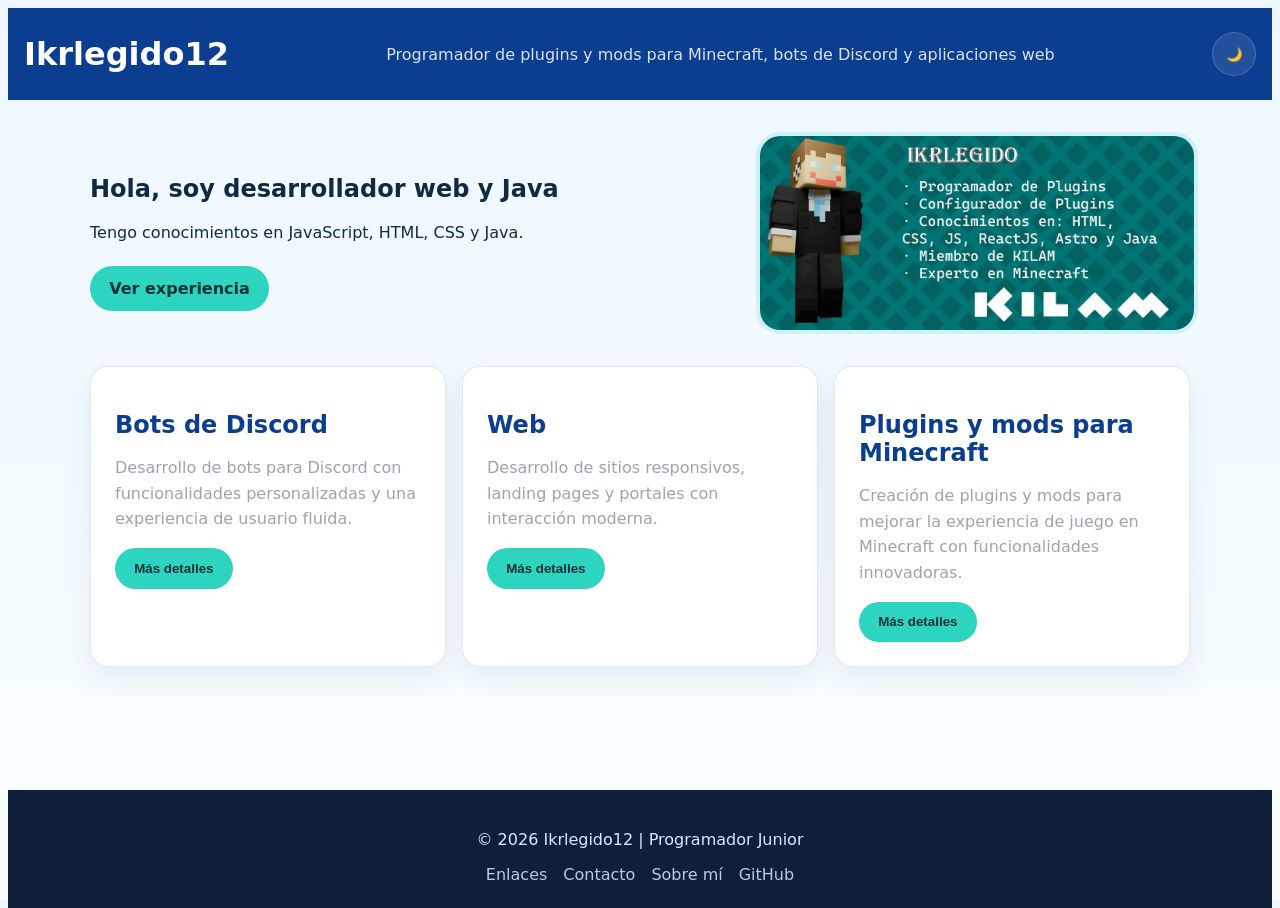
<file: index.html>
<!DOCTYPE html>
<html lang="es">
<head>
    <meta charset="UTF-8" />
    <meta name="viewport" content="width=device-width, initial-scale=1.0" />
    <title>Portfolio</title>
    <link rel="stylesheet" href="index.css">
</head>
<body>
    <header>
        <div class="header-top">
            <h1>Ikrlegido12</h1>
            <p>Programador de plugins y mods para Minecraft, bots de Discord y aplicaciones web</p>
            <button class="theme-toggle" aria-label="Cambiar tema">🌙</button>
        </div>
    </header>

    <main class="hero">
        <section class="intro">
            <div>
                <h2>Hola, soy desarrollador web y Java</h2>
                <p>Tengo conocimientos en JavaScript, HTML, CSS y Java.</p>
                <div class="hero-actions">
                    
                    <a class="btn" href="pages/experiencia.html">Ver experiencia</a>
                </div>
            </div>
            <img src="/public/portfolio.webp" alt="Diseño creativo" />
        </section>

        <section class="cards">
            <article class="card">
                <h2>Bots de Discord</h2>
                <p>Desarrollo de bots para Discord con funcionalidades personalizadas y una experiencia de usuario fluida.</p>
                <button class="btn" data-modal-target="modal-branding">Más detalles</button>
            </article>
            <article class="card">
                <h2>Web</h2>
                <p>Desarrollo de sitios responsivos, landing pages y portales con interacción moderna.</p>
                <button class="btn" data-modal-target="modal-web">Más detalles</button>
            </article>
            <article class="card">
                <h2>Plugins y mods para Minecraft</h2>
                <p>Creación de plugins y mods para mejorar la experiencia de juego en Minecraft con funcionalidades innovadoras.</p>
                <button class="btn" data-modal-target="modal-ux">Más detalles</button>
            </article>
        </section>
    </main>

    <div class="modal-overlay" id="modal-branding">
        <div class="modal">
            <button class="close-btn" aria-label="Cerrar">×</button>
            <h3>Bots de Discord</h3>
            <p>He creado bots para Discord con funcionalidades personalizadas y una experiencia de usuario fluida. Uno de ellos es un bot de utlidades que ha ayudado a mantener un entorno interactivo una comunidad de 1,000 miembros.</p>
        </div>
    </div>

    <div class="modal-overlay" id="modal-web">
        <div class="modal">
            <button class="close-btn" aria-label="Cerrar">×</button>
            <h3>Web</h3>
            <p>Desarrollo front-end con HTML, CSS y JavaScript. Sitios optimizados para velocidad y accesibilidad.</p>
        </div>
    </div>

    <div class="modal-overlay" id="modal-ux">
        <div class="modal">
            <button class="close-btn" aria-label="Cerrar">×</button>
            <h3>Plugins y mods para Minecraft</h3>
            <p>Creación de plugins y mods para mejorar la experiencia de juego en Minecraft con funcionalidades innovadoras.</p>
        </div>
    </div>

    <script defer src="index.js"></script>
</body>
</html>
</file>
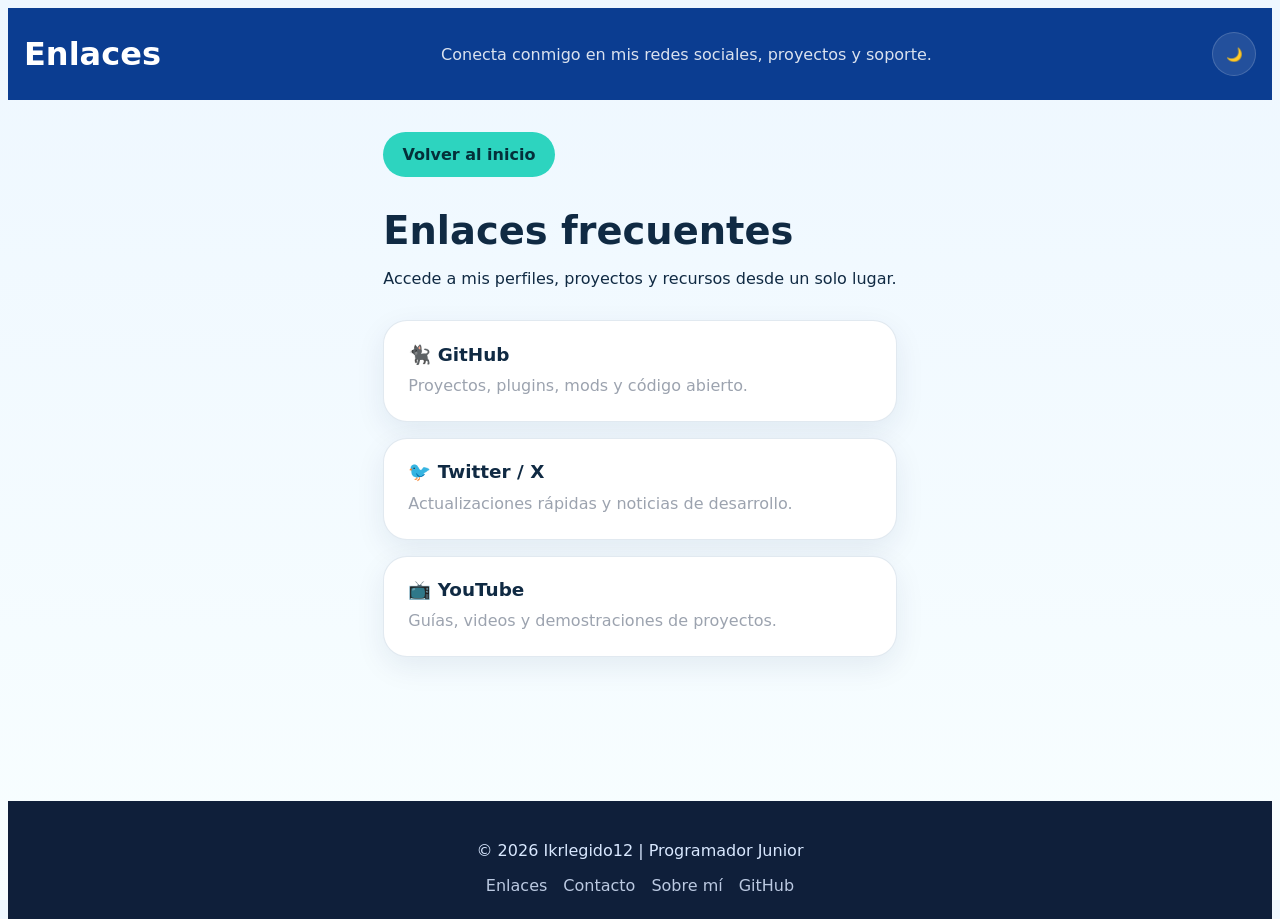
<file: pages/enlaces.html>
<!DOCTYPE html>
<html lang="es">
<head>
    <meta charset="UTF-8" />
    <meta name="viewport" content="width=device-width, initial-scale=1.0" />
    <title>Enlaces</title>
    <link rel="stylesheet" href="../index.css">
</head>
<body>
    <header>
        <div class="header-top">
            <h1>Enlaces</h1>
            <p>Conecta conmigo en mis redes sociales, proyectos y soporte.</p>
            <button class="theme-toggle" aria-label="Cambiar tema">🌙</button>
        </div>
    </header>

    <main class="hero list-page">
        <div class="cta-group">
            <a class="btn" href="../index.html">Volver al inicio</a>
        </div>
        <section class="list-intro">
            <h2>Enlaces frecuentes</h2>
            <p>Accede a mis perfiles, proyectos y recursos desde un solo lugar.</p>
        </section>

        <div class="linktree-grid">
            <a class="link-card" href="https://github.com/ikrlegido12" target="_blank" rel="noopener noreferrer">
                <strong>🐈‍⬛ GitHub</strong>
                <span>Proyectos, plugins, mods y código abierto.</span>
            </a>
            <a class="link-card" href="https://twitter.com/ikrlegidoYT" target="_blank" rel="noopener noreferrer">
                <strong>🐦 Twitter / X</strong>
                <span>Actualizaciones rápidas y noticias de desarrollo.</span>
            </a> <!--
            <a class="link-card" href="https://discord.gg/tu_invitacion" target="_blank" rel="noopener noreferrer">
                <strong>🎮 Discord</strong>
                <span>Únete a mi servidor o canal de soporte.</span>
            </a> -->
            <a class="link-card" href="https://www.youtube.com/c/profesorIker" target="_blank" rel="noopener noreferrer">
                <strong>📺 YouTube</strong>
                <span>Guías, videos y demostraciones de proyectos.</span>
            </a> <!--
            <a class="link-card" href="https://linkedin.com/in/tu_usuario" target="_blank" rel="noopener noreferrer">
                <strong>LinkedIn</strong>
                <span>Conecta profesionalmente y consulta mi experiencia.</span>
            </a>
            <a class="link-card" href="../index.html">
                <strong>Portfolio</strong>
                <span>Regresa al sitio principal para ver más detalles.</span>
            </a> -->
        </div>

    </main>

    <script defer src="../index.js"></script>
</body>
</html>
</file>
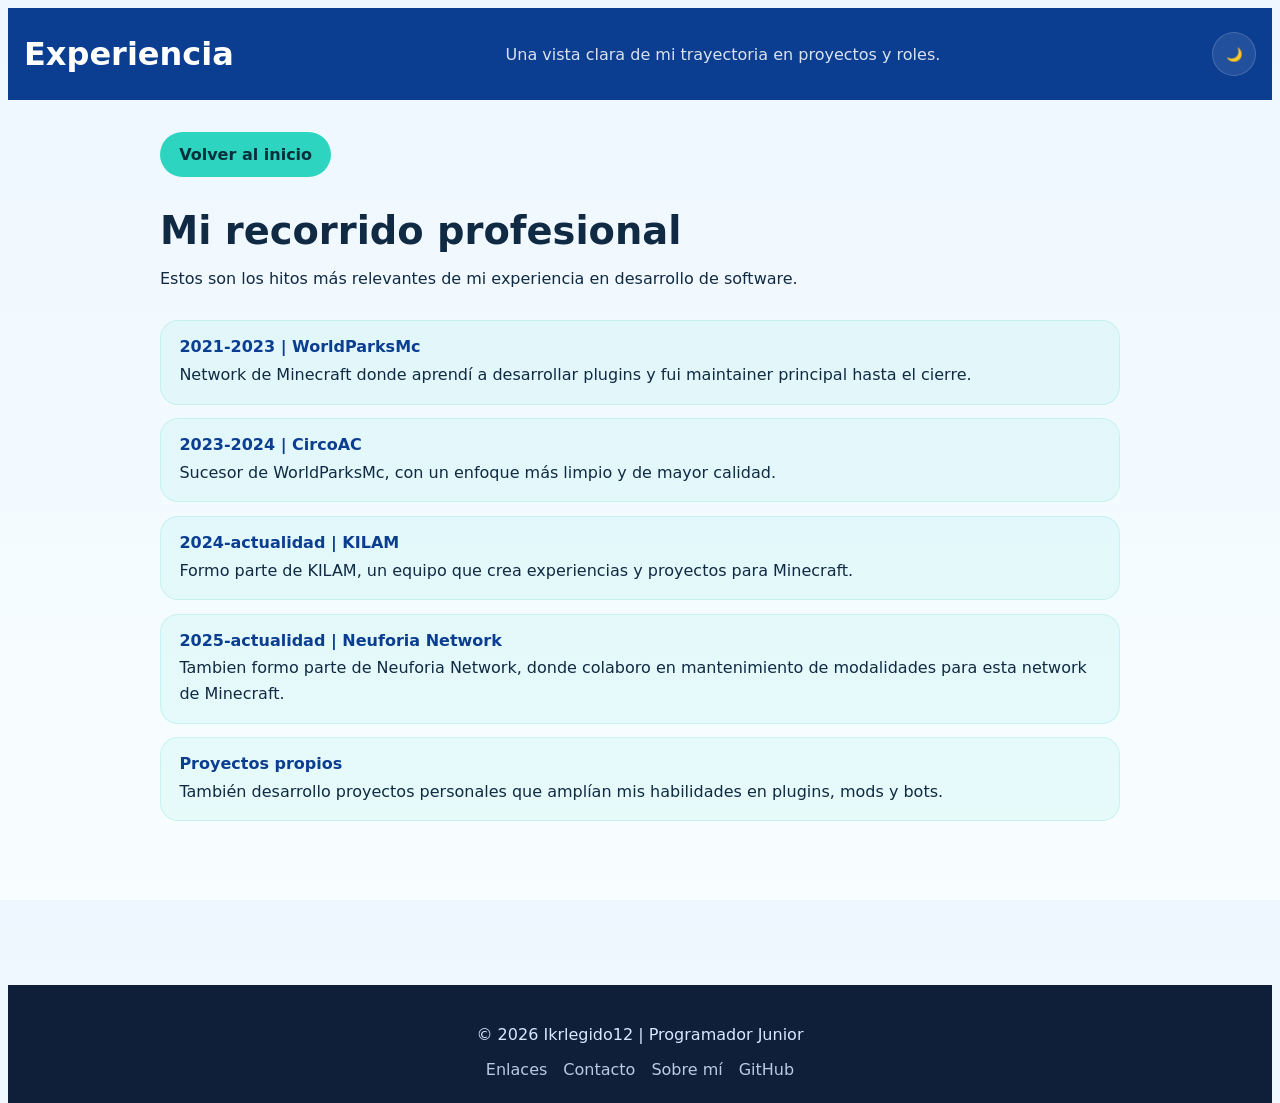
<file: pages/experiencia.html>
<!DOCTYPE html>
<html lang="es">
<head>
    <meta charset="UTF-8" />
    <meta name="viewport" content="width=device-width, initial-scale=1.0" />
    <title>Experiencia</title>
    <link rel="stylesheet" href="../index.css">
</head>
<body>
    <header>
        <div class="header-top">
            <h1>Experiencia</h1>
            <p>Una vista clara de mi trayectoria en proyectos y roles.</p>
            <button class="theme-toggle" aria-label="Cambiar tema">🌙</button>
        </div>
    </header>
    
    <main class="hero list-page">
        <div class="cta-group">
            <a class="btn" href="../index.html">Volver al inicio</a>
        </div>
        <section class="list-intro">
            <h2>Mi recorrido profesional</h2>
            <p>Estos son los hitos más relevantes de mi experiencia en desarrollo de software.</p>
        </section>

        <ul class="experience-list">
            <li>
                <strong>2021-2023 | WorldParksMc</strong>
                <span>Network de Minecraft donde aprendí a desarrollar plugins y fui maintainer principal hasta el cierre.</span>
            </li>
            <li>
                <strong>2023-2024 | CircoAC</strong>
                <span>Sucesor de WorldParksMc, con un enfoque más limpio y de mayor calidad.</span>
            </li>
            <li>
                <strong>2024-actualidad | KILAM</strong>
                <span>Formo parte de KILAM, un equipo que crea experiencias y proyectos para Minecraft.</span>
            </li>
            <li>
                <strong>2025-actualidad | Neuforia Network</strong>
                <span>Tambien formo parte de Neuforia Network, donde colaboro en mantenimiento de modalidades para esta network de Minecraft.</span>
            </li>
            <li>
                <strong>Proyectos propios</strong>
                <span>También desarrollo proyectos personales que amplían mis habilidades en plugins, mods y bots.</span>
            </li>
        </ul>
    </main>

    <script defer src="../index.js"></script>
</body>
</html>
</file>
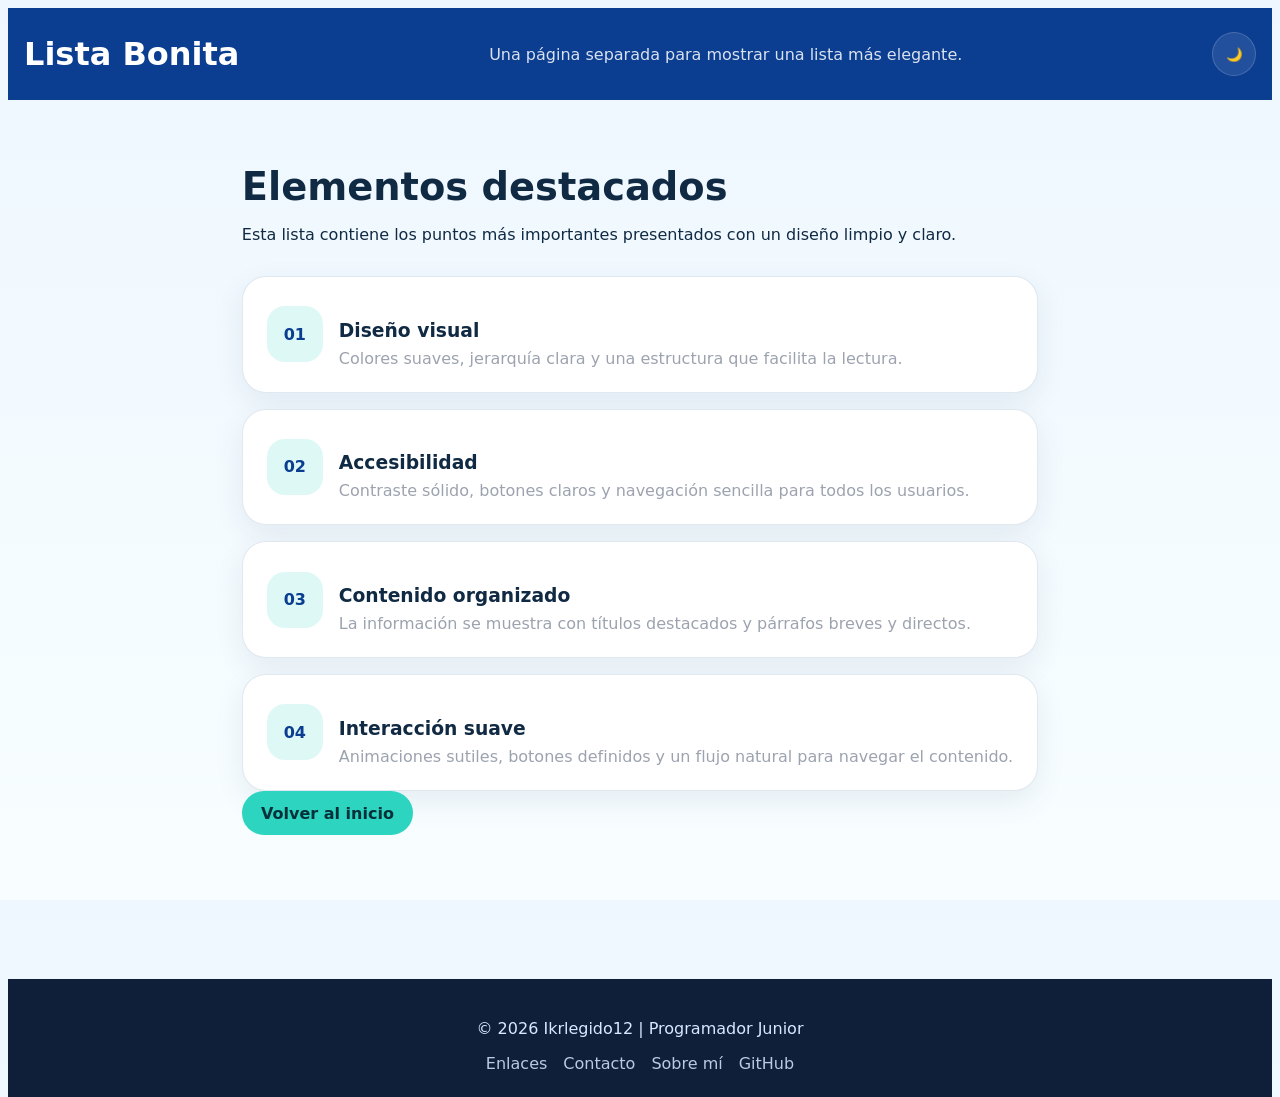
<file: pages/lista.html>
<!DOCTYPE html>
<html lang="es">
<head>
    <meta charset="UTF-8" />
    <meta name="viewport" content="width=device-width, initial-scale=1.0" />
    <title>Lista Bonita</title>
    <link rel="stylesheet" href="../index.css">
</head>
<body>
    <header>
        <div class="header-top">
            <h1>Lista Bonita</h1>
            <p>Una página separada para mostrar una lista más elegante.</p>
            <button class="theme-toggle" aria-label="Cambiar tema">🌙</button>
        </div>
    </header>

    <main class="hero list-page">
        <section class="list-intro">
            <h2>Elementos destacados</h2>
            <p>Esta lista contiene los puntos más importantes presentados con un diseño limpio y claro.</p>
        </section>

        <section class="list-grid">
            <article class="list-item">
                <span>01</span>
                <div>
                    <h3>Diseño visual</h3>
                    <p>Colores suaves, jerarquía clara y una estructura que facilita la lectura.</p>
                </div>
            </article>
            <article class="list-item">
                <span>02</span>
                <div>
                    <h3>Accesibilidad</h3>
                    <p>Contraste sólido, botones claros y navegación sencilla para todos los usuarios.</p>
                </div>
            </article>
            <article class="list-item">
                <span>03</span>
                <div>
                    <h3>Contenido organizado</h3>
                    <p>La información se muestra con títulos destacados y párrafos breves y directos.</p>
                </div>
            </article>
            <article class="list-item">
                <span>04</span>
                <div>
                    <h3>Interacción suave</h3>
                    <p>Animaciones sutiles, botones definidos y un flujo natural para navegar el contenido.</p>
                </div>
            </article>
        </section>

        <div class="cta-group">
            <a class="btn" href="../index.html">Volver al inicio</a>
        </div>
    </main>

    <script defer src="../index.js"></script>
</body>
</html>
</file>
<file: index.css>
:root {
    --azul: #0b3d91;
    --cyan: #2dd4bf;
    --fondo: #f4fbff;
    --texto: #102a43;
    --gris: #9ca3af;
    --page-bg: linear-gradient(180deg, #eef7ff 0%, #f8feff 100%);
    --surface-bg: white;
    --surface-border: rgba(13, 74, 134, 0.12);
    --surface-shadow: 0 10px 30px rgba(15, 43, 83, 0.08);
    --modal-text: #102a43;
    --footer-bg: #0f1f3a;
    --footer-text: #d9e8ff;
}

html, body {
    min-height: 100%;
    height: 100%;
}

body {
    display: flex;
    flex-direction: column;
    font-family: Inter, system-ui, sans-serif;
    background: var(--page-bg);
    color: var(--texto);
    min-height: 100vh;
}

main {
    flex: 1;
}

body.dark-mode {
    --azul: #205cf3;
    --cyan: #7dd3fc;
    --fondo: #0b1220;
    --texto: #e2e8f0;
    --gris: #94a3b8;    --modal-text: #e2e8f0;    --page-bg: linear-gradient(180deg, #020617 0%, #06172d 100%);
    --surface-bg: #0f172a;
    --surface-border: rgba(148, 163, 184, 0.16);
    --surface-shadow: 0 10px 30px rgba(0, 0, 0, 0.35);
    --footer-bg: #020617;
    --footer-text: #cbd5e1;
}

header {
    background: var(--azul);
    color: white;
    padding: 1.5rem 1rem;
    text-align: center;
}

header h1 {
    margin-bottom: 0.5rem;
    font-size: 2rem;
}

header p {
    color: rgba(255,255,255,0.85);
}

.header-top {
    display: grid;
    grid-template-columns: auto minmax(0, 1fr) auto;
    grid-template-areas: "title text button";
    align-items: center;
    gap: 1rem;
}

.header-top h1 {
    grid-area: title;
    min-width: 0;
    margin: 0;
}

.header-top p {
    grid-area: text;
    margin: 0;
    overflow-wrap: anywhere;
}

.theme-toggle {
    grid-area: button;
}

@media (max-width: 760px) {
    .header-top {
        grid-template-columns: auto auto;
        grid-template-rows: auto auto;
        grid-template-areas:
            "title button"
            "text text";
        align-items: start;
    }

    .theme-toggle {
        justify-self: end;
    }
}

.theme-toggle {
    background: rgba(255, 255, 255, 0.1);
    border: 1px solid rgba(255, 255, 255, 0.16);
    color: inherit;
    width: 44px;
    height: 44px;
    border-radius: 50%;
    display: grid;
    place-items: center;
    cursor: pointer;
    transition: transform 0.2s ease, background 0.2s ease;
}

.theme-toggle:hover {
    transform: translateY(-1px);
    background: rgba(255, 255, 255, 0.16);
}

.hero {
    max-width: 1100px;
    margin: 2rem auto;
    padding: 0 1rem;
}

.cards {
    display: grid;
    gap: 1rem;
    grid-template-columns: repeat(auto-fit, minmax(250px, 1fr));
    margin: 2rem 0;
}

.card {
    background: var(--surface-bg);
    border: 1px solid var(--surface-border);
    border-radius: 18px;
    padding: 1.5rem;
    box-shadow: var(--surface-shadow);
}

.card h2 {
    color: var(--azul);
    margin-bottom: 0.8rem;
}

.card p {
    color: var(--gris);
    line-height: 1.6;
    margin-bottom: 1rem;
}

.btn {
    display: inline-flex;
    align-items: center;
    gap: 0.5rem;
    background: var(--cyan);
    color: #04303a;
    border: none;
    border-radius: 999px;
    padding: 0.8rem 1.2rem;
    cursor: pointer;
    text-decoration: none;
    font-weight: 600;
    transition: transform 0.2s ease, box-shadow 0.2s ease;
}

.btn:hover {
    transform: translateY(-2px);
    box-shadow: 0 10px 20px rgba(45, 212, 191, 0.25);
}

.hero-actions {
    display: flex;
    flex-wrap: wrap;
    gap: 1rem;
    margin-top: 1.5rem;
}

.list-page {
    max-width: 960px;
    margin: 2rem auto;
    padding: 0 1rem 4rem;
}

.list-intro {
    margin-bottom: 2rem;
}

.list-intro h2 {
    font-size: clamp(2rem, 3vw, 2.5rem);
    margin-bottom: 0.75rem;
}

.list-grid {
    display: grid;
    gap: 1rem;
}

.linktree-grid {
    display: grid;
    gap: 1rem;
}

.link-card {
    display: block;
    background: var(--surface-bg);
    border: 1px solid var(--surface-border);
    border-radius: 24px;
    padding: 1.4rem 1.5rem;
    box-shadow: var(--surface-shadow);
    text-decoration: none;
    color: inherit;
    transition: transform 0.2s ease, border-color 0.2s ease, box-shadow 0.2s ease;
}

.link-card:hover {
    transform: translateY(-2px);
    border-color: var(--cyan);
    box-shadow: 0 18px 40px rgba(45, 212, 191, 0.15);
}

.link-card strong {
    display: block;
    margin-bottom: 0.45rem;
    font-size: 1.15rem;
}

.link-card span {
    color: var(--gris);
    line-height: 1.6;
}

.list-item {
    display: grid;
    grid-template-columns: auto 1fr;
    gap: 1rem;
    background: var(--surface-bg);
    border: 1px solid var(--surface-border);
    border-radius: 24px;
    padding: 1.5rem;
    box-shadow: var(--surface-shadow);
    align-items: center;
}

.list-item span {
    display: inline-flex;
    align-items: center;
    justify-content: center;
    width: 56px;
    height: 56px;
    border-radius: 18px;
    background: rgba(45, 212, 191, 0.16);
    color: var(--azul);
    font-weight: 700;
}

.list-item h3 {
    margin-bottom: 0.5rem;
}

.list-item p {
    color: var(--gris);
    margin: 0;
}

@media (max-width: 768px) {
    .list-item {
        grid-template-columns: 1fr;
    }
}

.intro {
    display: grid;
    gap: 1rem;
    align-items: center;
    grid-template-columns: 1.5fr 1fr;
}

.intro img {
    width: 100%;
    border-radius: 24px;
    border: 4px solid rgba(45,212,191,0.18);
}

.modal-overlay {
    position: fixed;
    inset: 0;
    background: rgba(2, 24, 57, 0.6);
    display: none;
    align-items: center;
    justify-content: center;
    padding: 1rem;
}

.modal-overlay.active {
    display: flex;
}

.modal {
    background: var(--surface-bg);
    border-radius: 24px;
    width: 100%;
    max-width: 520px;
    padding: 1.5rem;
    box-shadow: var(--surface-shadow);
    position: relative;
}

.modal h3 {
    margin-bottom: 0.75rem;
    color: var(--azul);
}

.modal p {
    color: var(--modal-text);
    line-height: 1.7;
    margin-bottom: 1.25rem;
}

.experience-list {
    list-style: none;
    padding: 0;
    margin: 1rem 0 1.25rem;
    display: grid;
    gap: 0.85rem;
}

.experience-list li {
    background: rgba(45, 212, 191, 0.08);
    border: 1px solid rgba(45, 212, 191, 0.16);
    border-radius: 18px;
    padding: 1rem 1.15rem;
}

.experience-list li strong {
    display: block;
    margin-bottom: 0.35rem;
    color: var(--azul);
}

.experience-list li span {
    color: var(--modal-text);
    display: block;
    line-height: 1.6;
}

.modal .close-btn {
    position: absolute;
    top: 1rem;
    right: 1rem;
    background: none;
    border: none;
    color: var(--azul);
    font-size: 1.25rem;
    cursor: pointer;
}

footer {
    background: var(--footer-bg);
    color: var(--footer-text);
    padding: 1.5rem 1rem;
    text-align: center;
    margin-top: 3rem;
}

.footer-links {
    margin-top: 0.75rem;
    display: flex;
    justify-content: center;
    gap: 1rem;
    flex-wrap: wrap;
}

.footer-links a {
    color: rgba(217, 232, 255, 0.85);
    text-decoration: none;
    font-weight: 500;
    transition: color 0.2s ease;
}

.footer-links a:hover,
.footer-links a:focus {
    color: var(--cyan);
    text-decoration: underline;
}

@media (max-width: 768px) {
    .intro {
        grid-template-columns: 1fr;
    }
    header h1 {
        font-size: 1.75rem;
    }
}
</file>
